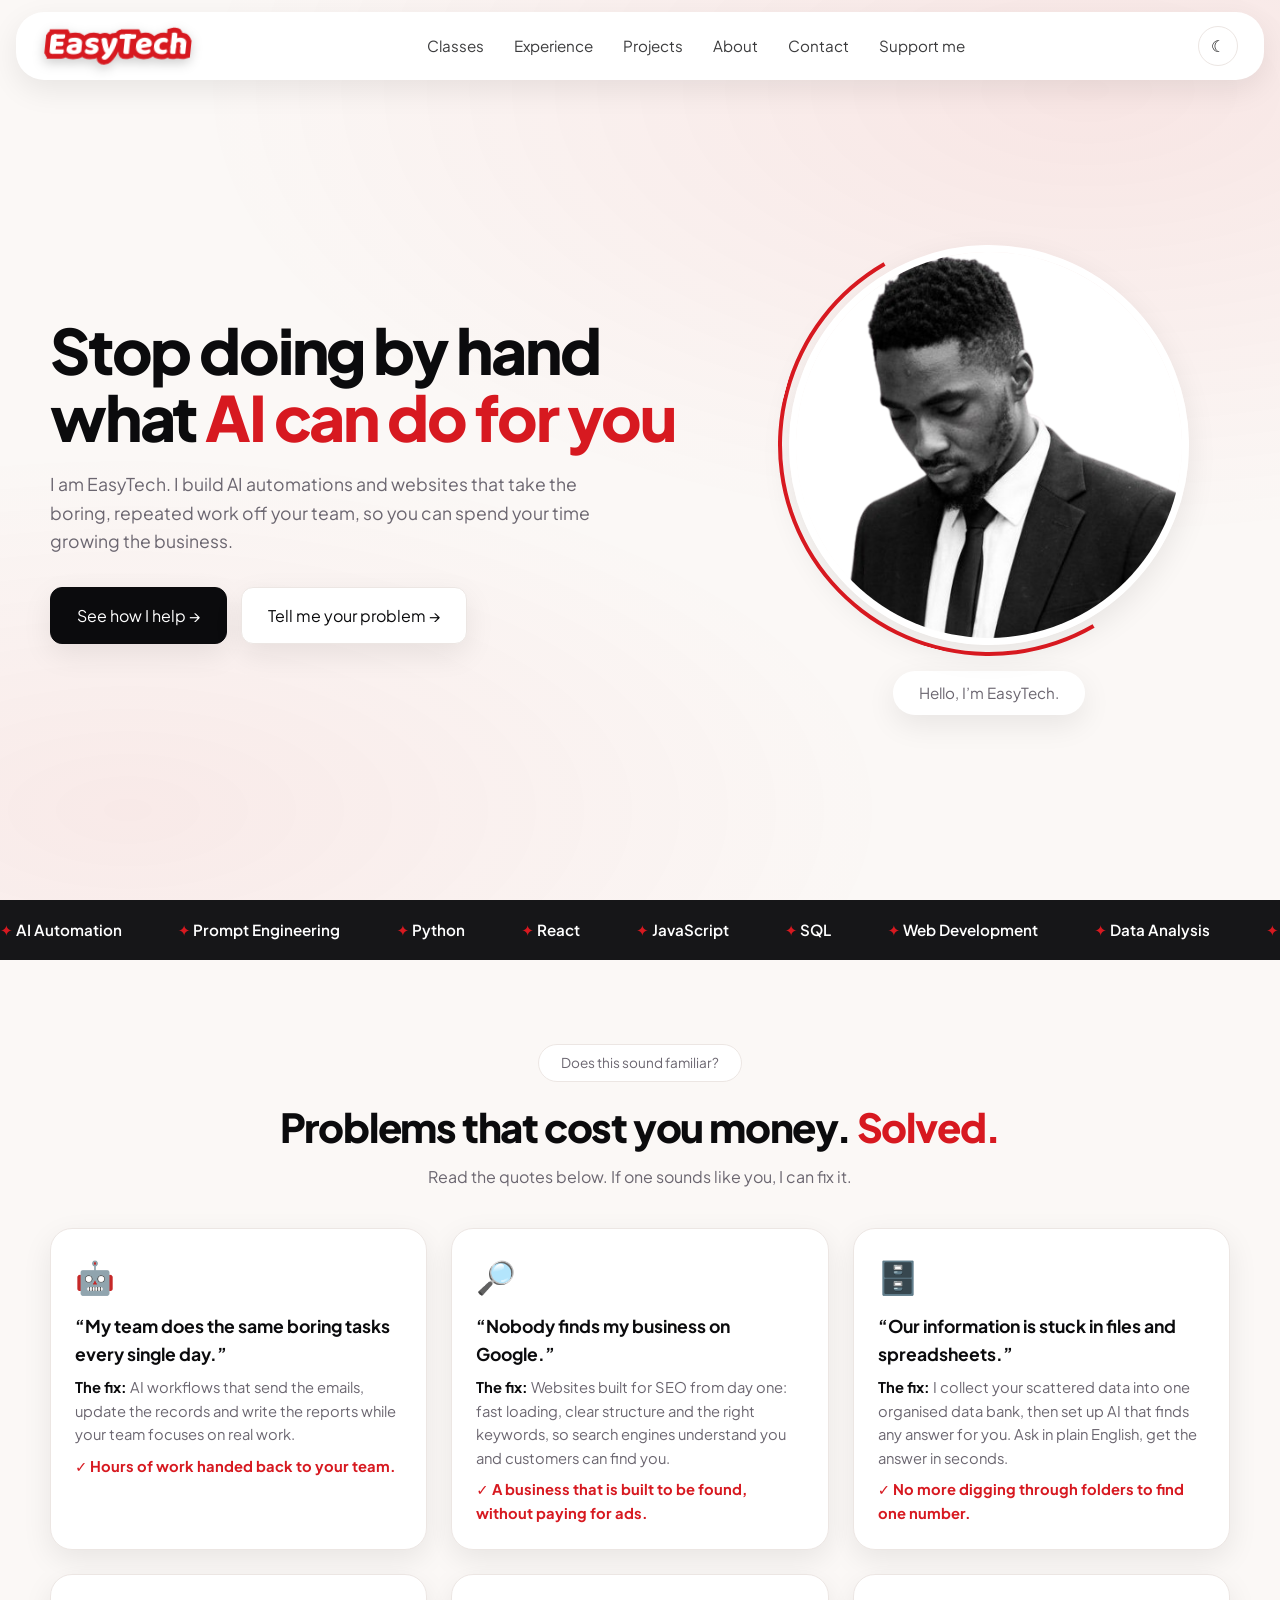
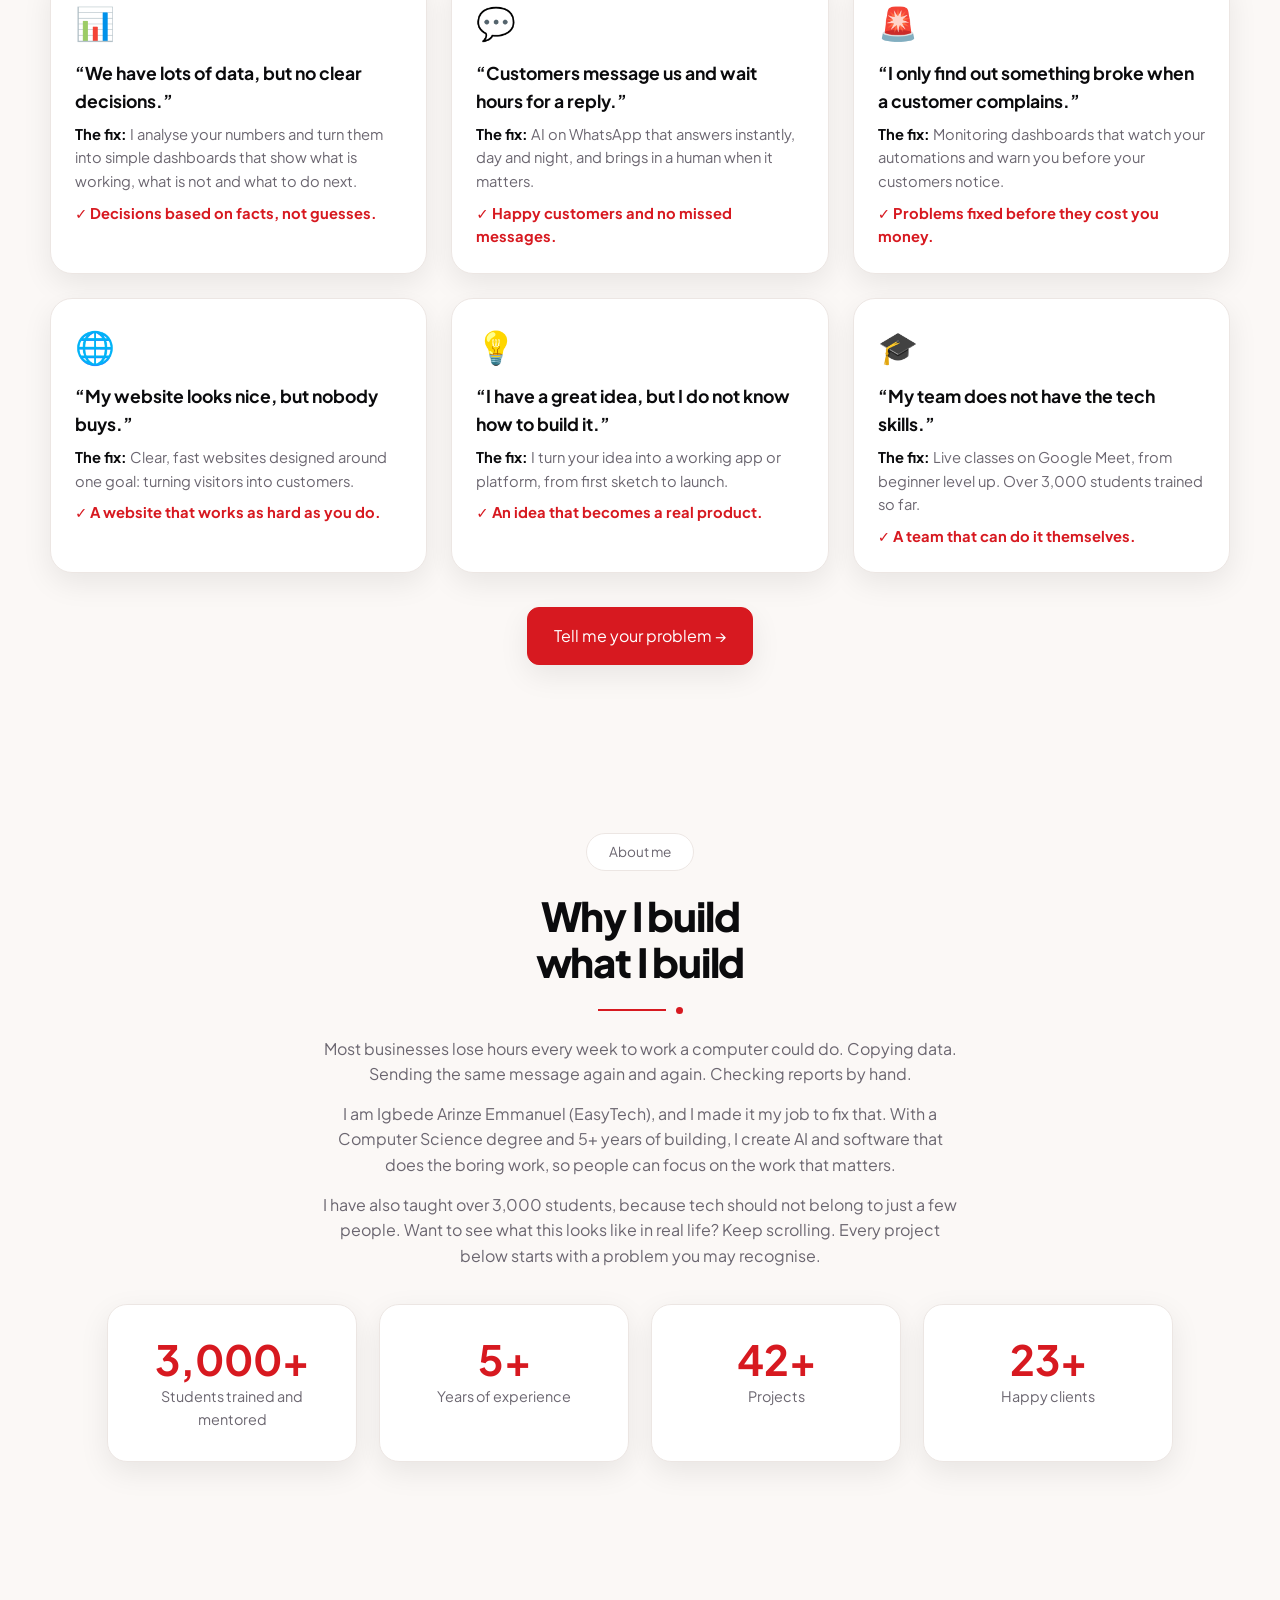
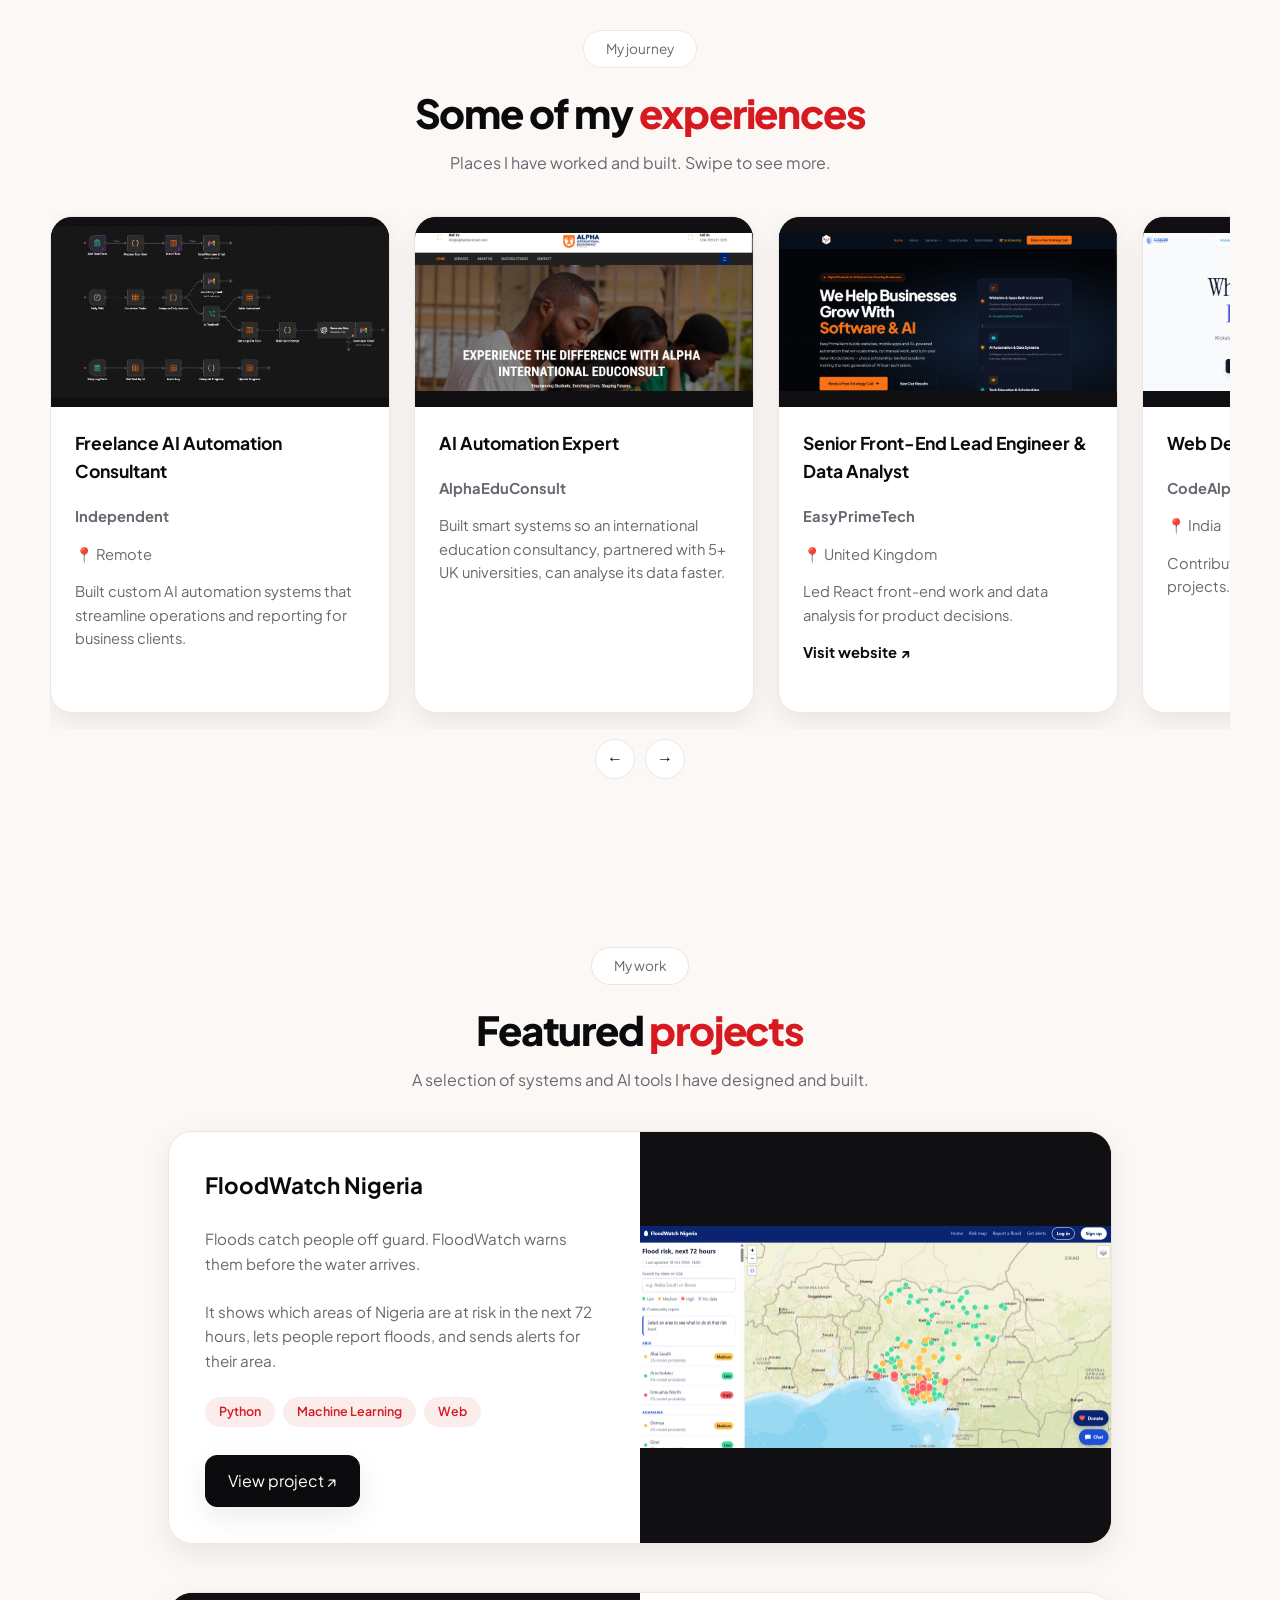
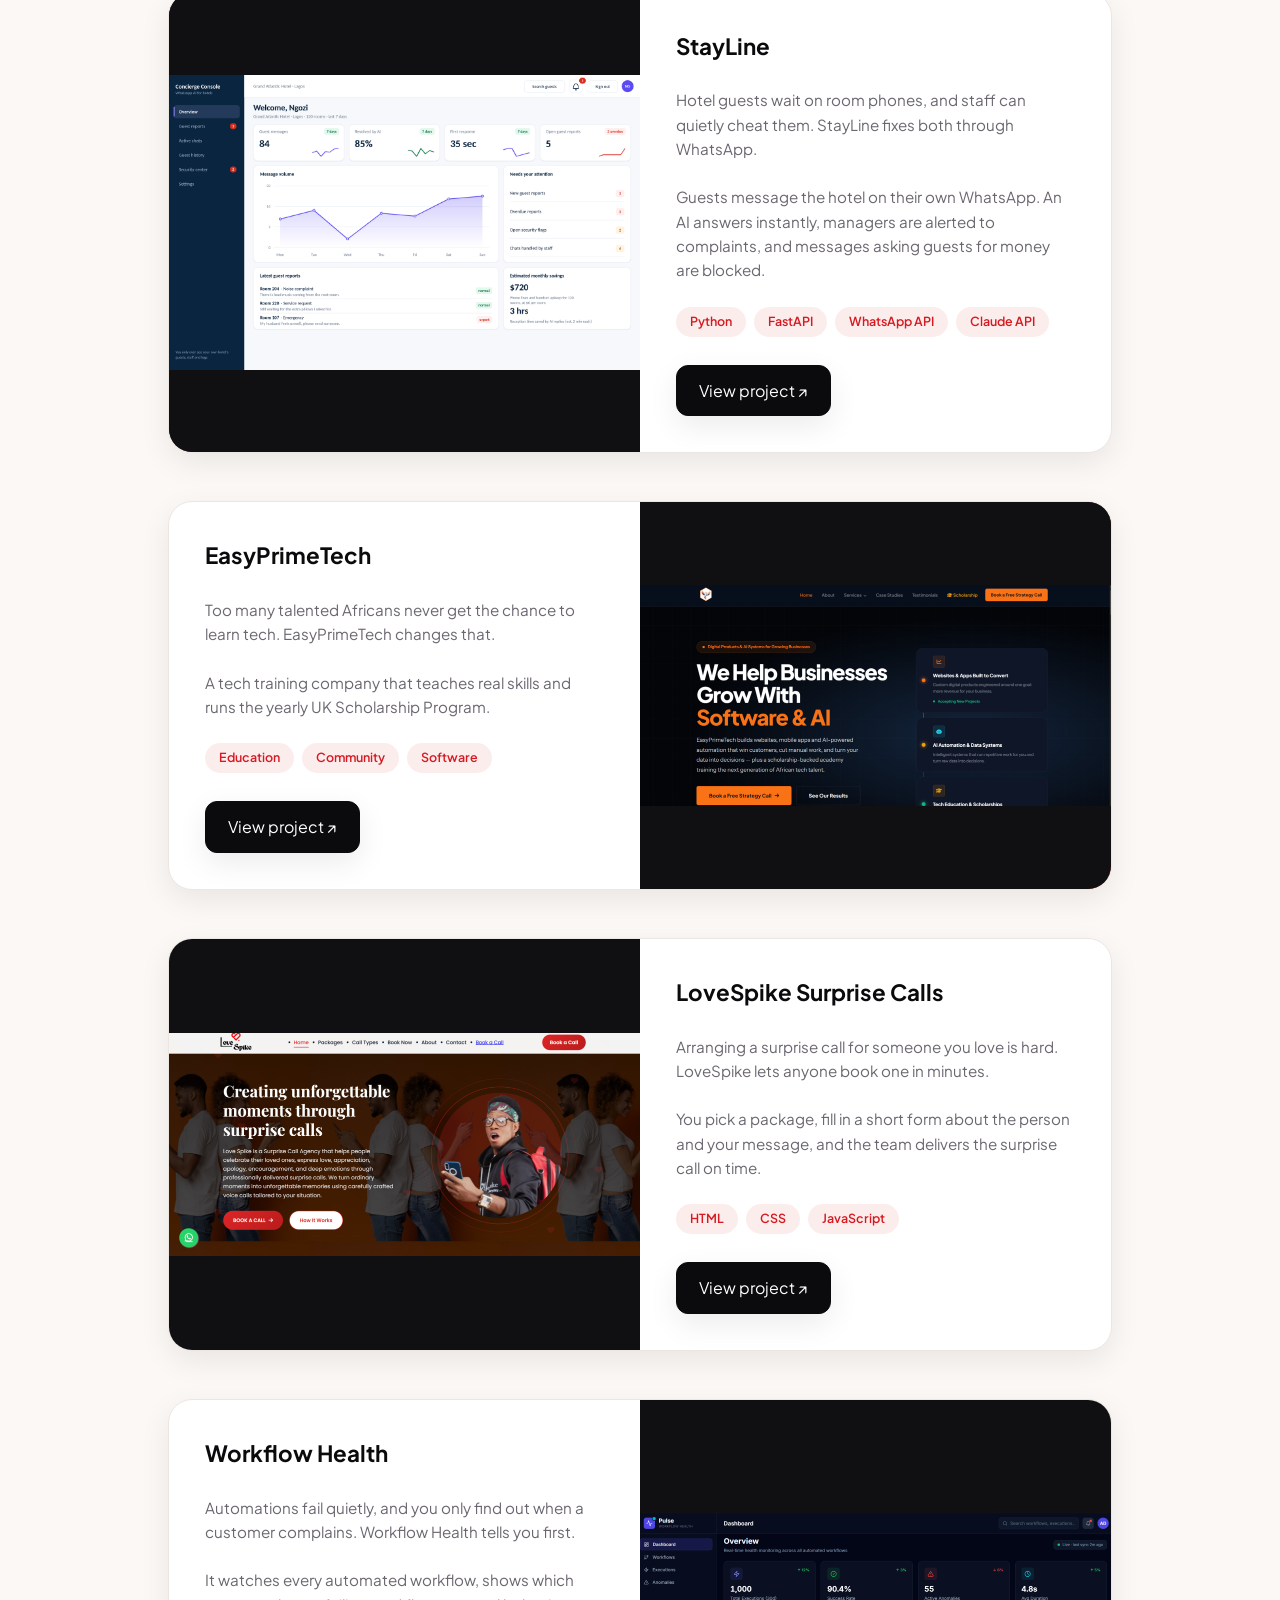
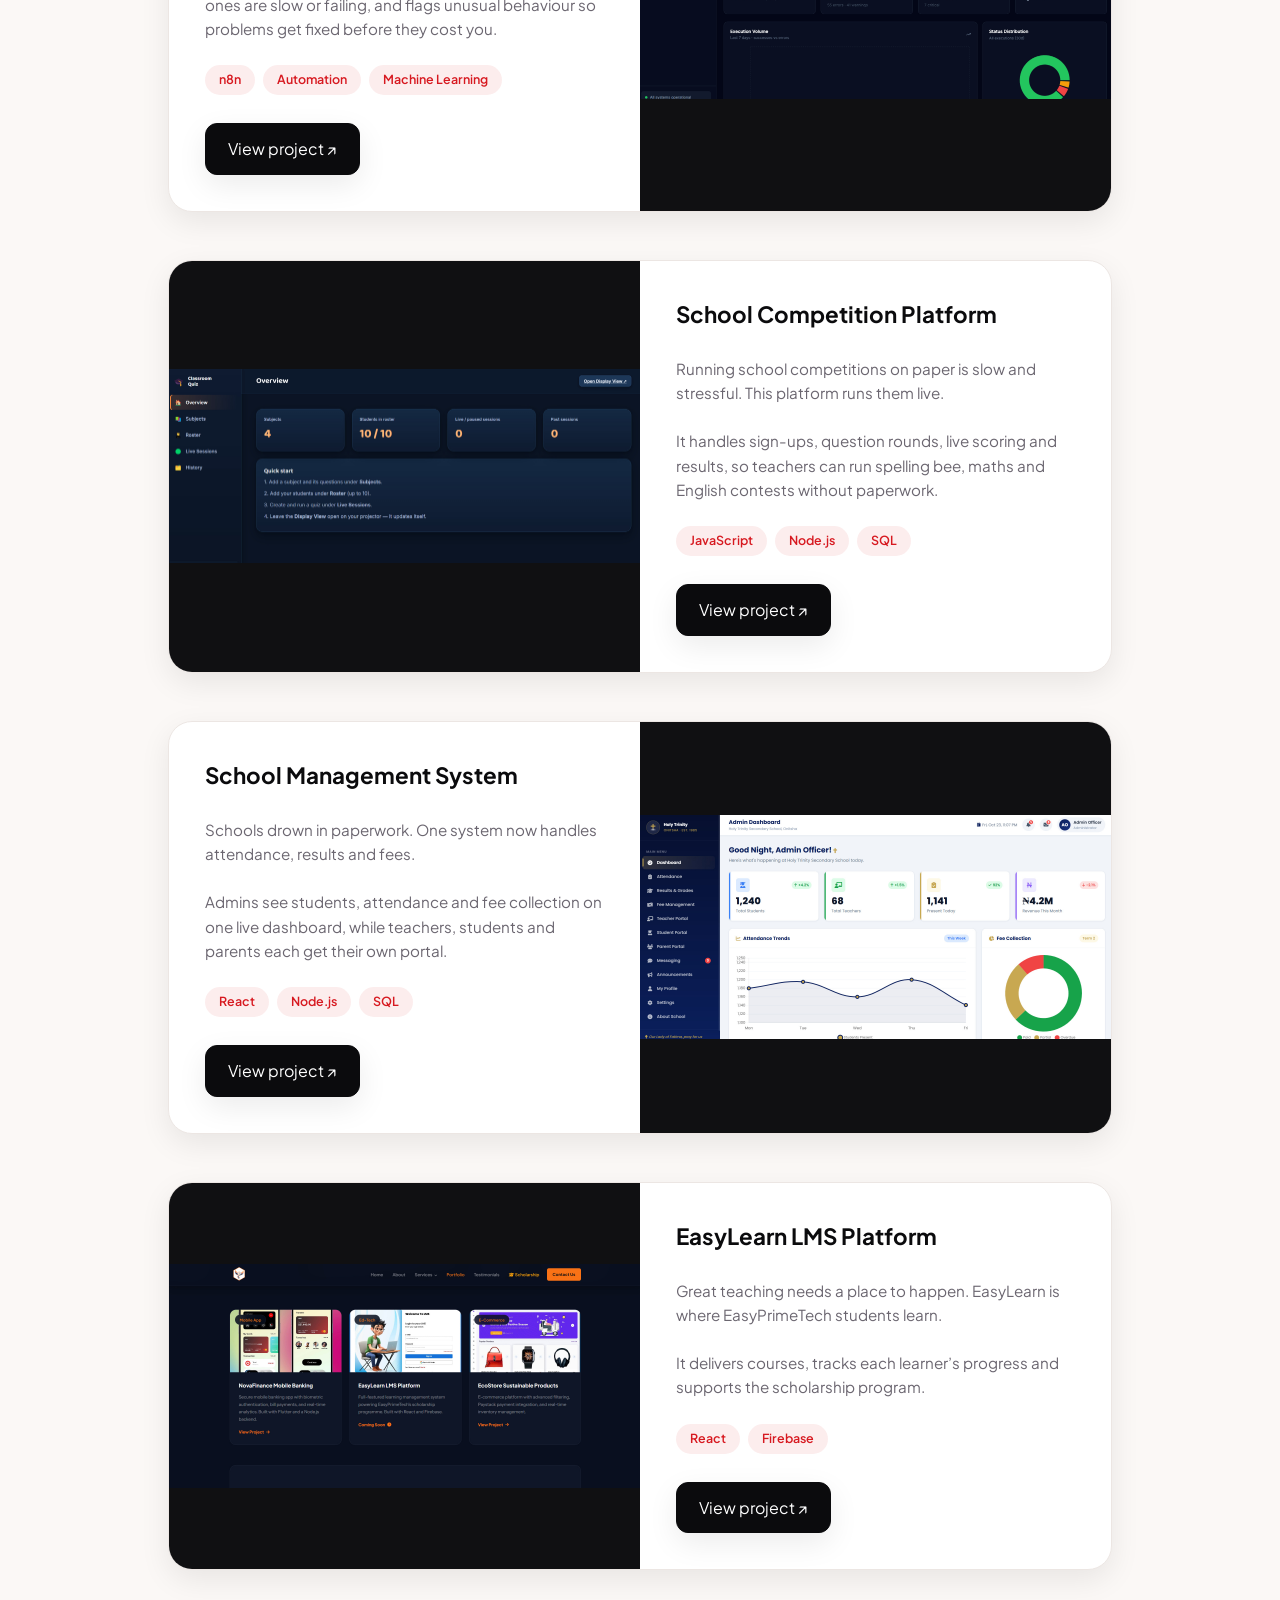
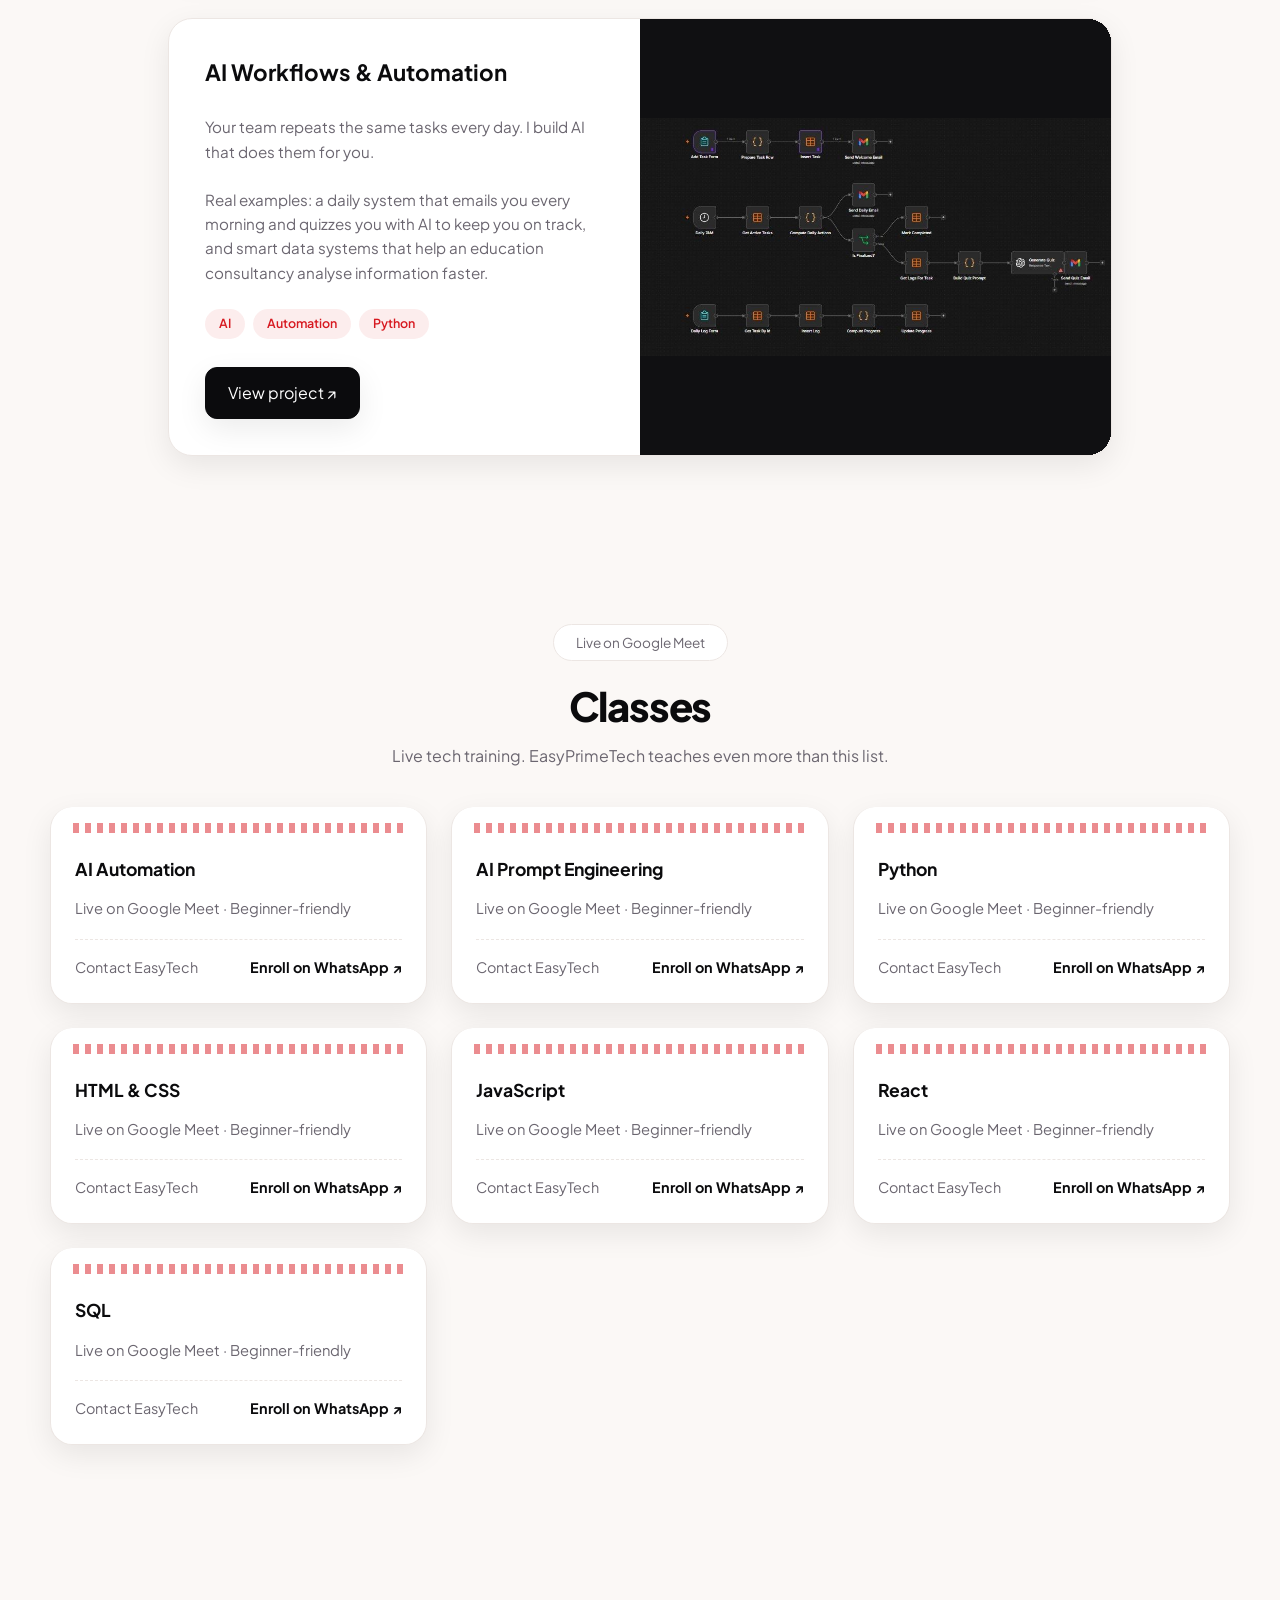
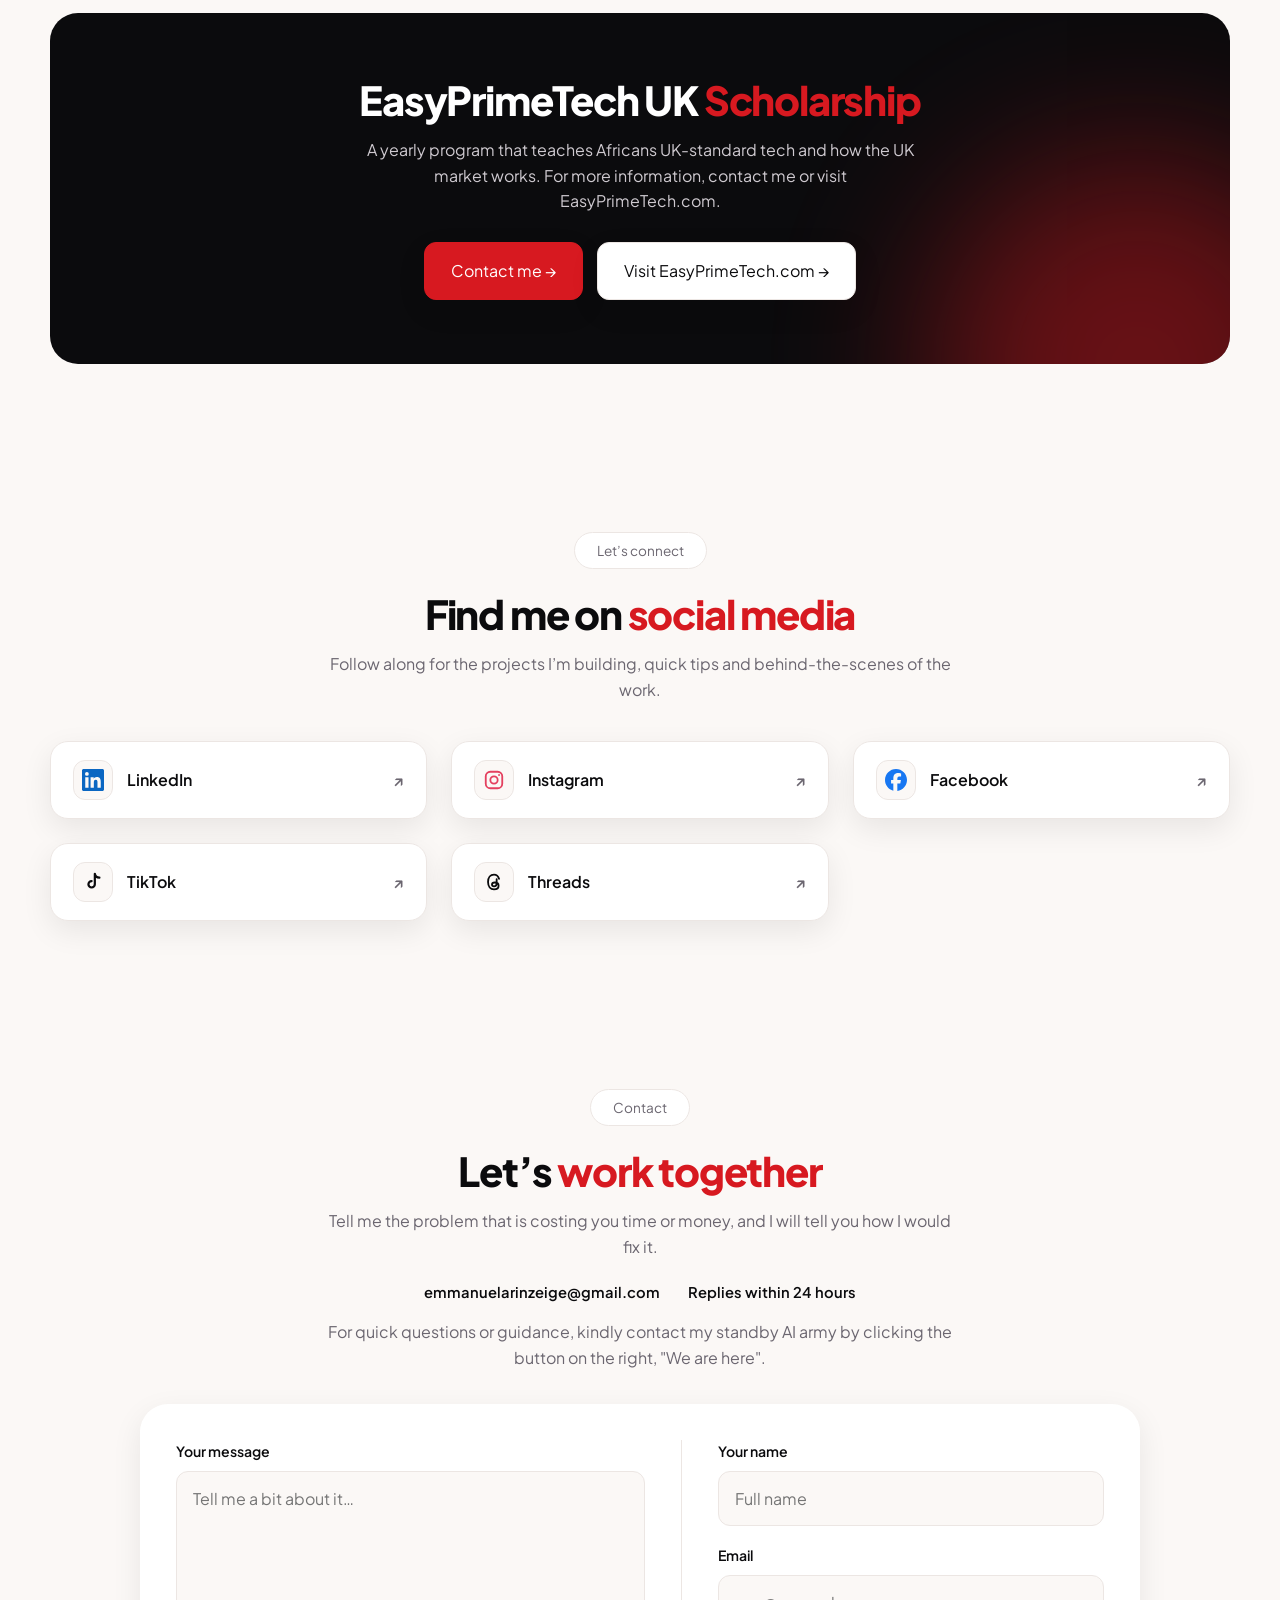
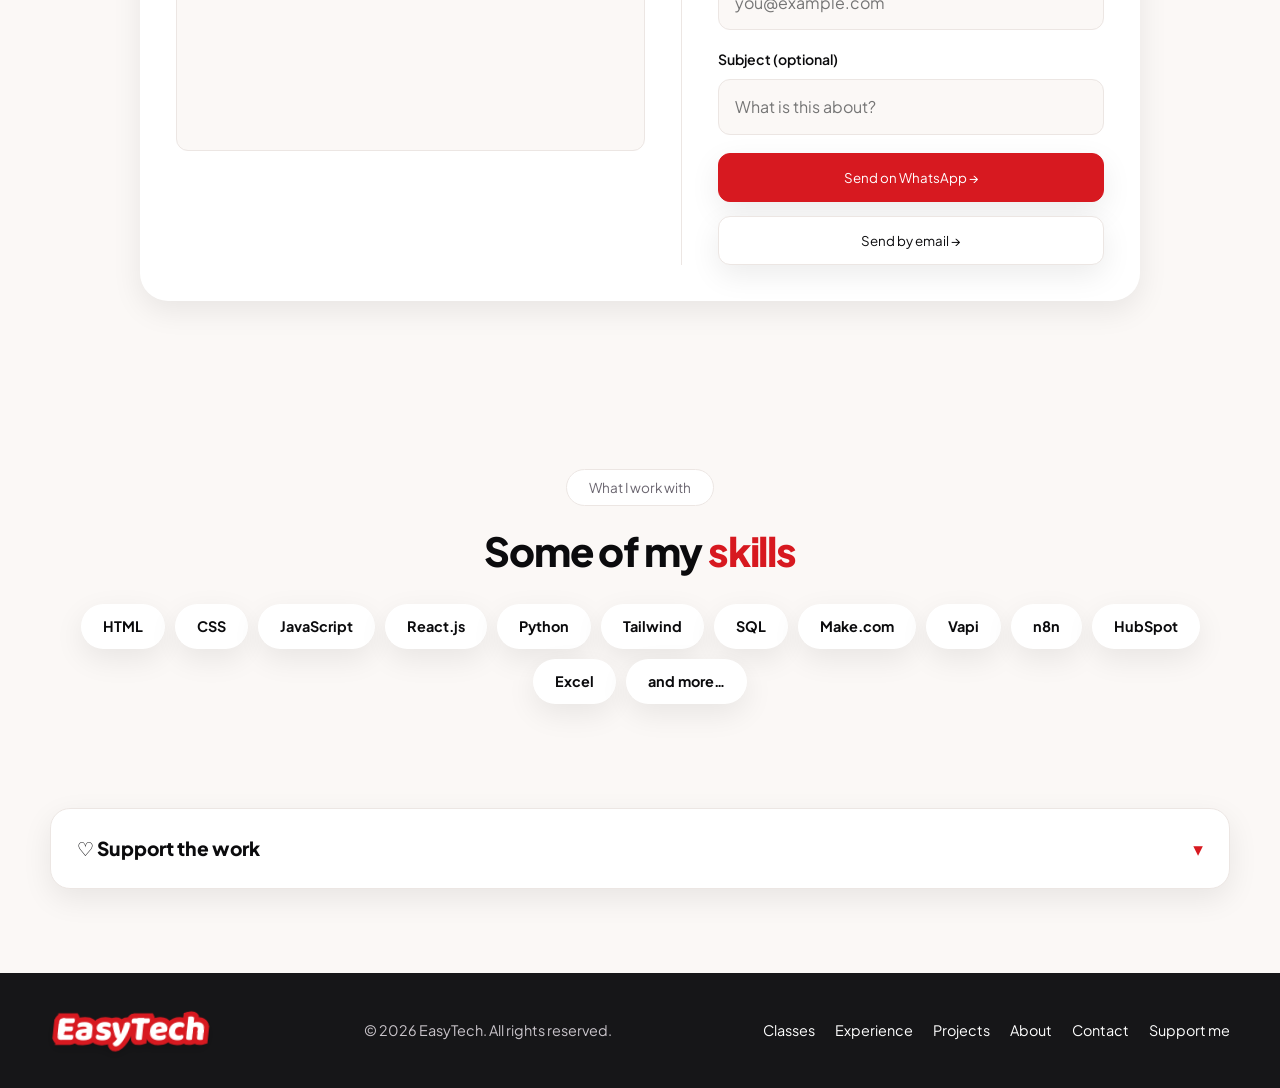
<file: index.html>
<!DOCTYPE html>
<html lang="en" data-theme="light">

<head>
    <meta charset="utf-8">
    <meta name="viewport" content="width=device-width,initial-scale=1">
    <title>EasyTech | AI Automation for Businesses</title>
    <meta name="description"
        content="EasyTech: software developer and educator with a strong focus on AI/business automation and website development.">
    <link
        href="https://fonts.googleapis.com/css2?family=Plus+Jakarta+Sans:wght@400;600;700;800&family=Baloo+2:wght@800&display=swap"
        rel="stylesheet">
    <link rel="stylesheet" href="styles.css">
</head>

<body>
    <header class="hero">
        <div class="w">
            <div class="hl">
                <h1>Stop doing by hand what <em>AI can do for you</em></h1>
                <p class="mu">I am EasyTech. I build AI automations and websites that take the boring, repeated work off
                    your team, so you can spend your time growing the business.</p>
                <div class="row"><a class="btn p" href="#problems">See how I help →</a><a class="btn"
                        href="#contact">Tell me your problem →</a></div>
            </div>
            <div class="hr">
                <div class="ph">
                    <div>ET<img id="hp" alt="EasyTech"></div>
                </div><span class="hi">Hello, I’m EasyTech.</span>
            </div>
        </div>
    </header>
    <div class="tick">
        <div id="px"></div>
    </div>
    <section id="problems">
        <div class="w ctr"><span class="pill">Does this sound familiar?</span>
            <h2>Problems that cost you money. <em>Solved.</em></h2>
            <p class="mu" style="margin-bottom:38px">Read the quotes below. If one sounds like you, I can fix it.</p>
            <div class="grid g3" id="prob" style="text-align:left">
                <div class="card rv">
                    <div class="cb">
                        <div class="ico">🤖</div>
                        <h3>“My team does the same boring tasks every single day.”</h3>
                        <p><b>The fix:</b> AI workflows that send the emails, update the records and write the reports
                            while your team focuses on real work.</p>
                        <p class="gain">✓ Hours of work handed back to your team.</p>
                    </div>
                </div>
                <div class="card rv">
                    <div class="cb">
                        <div class="ico">🔎</div>
                        <h3>“Nobody finds my business on Google.”</h3>
                        <p><b>The fix:</b> Websites built for SEO from day one: fast loading, clear structure and the
                            right keywords, so search engines understand you and customers can find you.</p>
                        <p class="gain">✓ A business that is built to be found, without paying for ads.</p>
                    </div>
                </div>
                <div class="card rv">
                    <div class="cb">
                        <div class="ico">🗄️</div>
                        <h3>“Our information is stuck in files and spreadsheets.”</h3>
                        <p><b>The fix:</b> I collect your scattered data into one organised data bank, then set up AI
                            that finds any answer for you. Ask in plain English, get the answer in seconds.</p>
                        <p class="gain">✓ No more digging through folders to find one number.</p>
                    </div>
                </div>
                <div class="card rv">
                    <div class="cb">
                        <div class="ico">📊</div>
                        <h3>“We have lots of data, but no clear decisions.”</h3>
                        <p><b>The fix:</b> I analyse your numbers and turn them into simple dashboards that show what is
                            working, what is not and what to do next.</p>
                        <p class="gain">✓ Decisions based on facts, not guesses.</p>
                    </div>
                </div>
                <div class="card rv">
                    <div class="cb">
                        <div class="ico">💬</div>
                        <h3>“Customers message us and wait hours for a reply.”</h3>
                        <p><b>The fix:</b> AI on WhatsApp that answers instantly, day and night, and brings in a human
                            when it matters.</p>
                        <p class="gain">✓ Happy customers and no missed messages.</p>
                    </div>
                </div>
                <div class="card rv">
                    <div class="cb">
                        <div class="ico">🚨</div>
                        <h3>“I only find out something broke when a customer complains.”</h3>
                        <p><b>The fix:</b> Monitoring dashboards that watch your automations and warn you before your
                            customers notice.</p>
                        <p class="gain">✓ Problems fixed before they cost you money.</p>
                    </div>
                </div>
                <div class="card rv">
                    <div class="cb">
                        <div class="ico">🌐</div>
                        <h3>“My website looks nice, but nobody buys.”</h3>
                        <p><b>The fix:</b> Clear, fast websites designed around one goal: turning visitors into
                            customers.</p>
                        <p class="gain">✓ A website that works as hard as you do.</p>
                    </div>
                </div>
                <div class="card rv">
                    <div class="cb">
                        <div class="ico">💡</div>
                        <h3>“I have a great idea, but I do not know how to build it.”</h3>
                        <p><b>The fix:</b> I turn your idea into a working app or platform, from first sketch to launch.
                        </p>
                        <p class="gain">✓ An idea that becomes a real product.</p>
                    </div>
                </div>
                <div class="card rv">
                    <div class="cb">
                        <div class="ico">🎓</div>
                        <h3>“My team does not have the tech skills.”</h3>
                        <p><b>The fix:</b> Live classes on Google Meet, from beginner level up. Over 3,000 students
                            trained so far.</p>
                        <p class="gain">✓ A team that can do it themselves.</p>
                    </div>
                </div>
            </div>
            <p style="margin-top:34px"><a class="btn r" href="#contact">Tell me your problem →</a></p>
        </div>
    </section>
    <section id="about">
        <div class="w ctr rv"><span class="pill">About me</span>
            <h2>Why I build<br>what I build</h2>
            <div class="dv"></div>
            <p class="mu">Most businesses lose hours every week to work a computer could do. Copying data. Sending the
                same message again and again. Checking reports by hand.</p>
            <p class="mu">I am Igbede Arinze Emmanuel (EasyTech), and I made it my job to fix that. With a Computer
                Science degree and 5+ years of building, I create AI and software that does the boring work, so people
                can focus on the work that matters.</p>
            <p class="mu">I have also taught over 3,000 students, because tech should not belong to just a few people.
                Want to see what this looks like in real life? Keep scrolling. Every project below starts with a problem
                you may recognise.</p>
            <div class="sts">
                <div><b data-n="3000">0</b>Students trained and mentored</div>
                <div><b data-n="5">0</b>Years of experience</div>
                <div><b data-n="42">0</b>Projects</div>
                <div><b data-n="23">0</b>Happy clients</div>
            </div>
        </div>
    </section>
    <section id="experience">
        <div class="w ctr"><span class="pill">My journey</span>
            <h2>Some of my <em>experiences</em></h2>
            <p class="mu" style="margin-bottom:34px">Places I have worked and built. Swipe to see more.</p>
            <div class="sl" id="exps" style="text-align:left"></div>
            <div class="arr"><button class="ib" id="prev" aria-label="Previous">←</button><button class="ib" id="next"
                    aria-label="Next">→</button></div>
        </div>
    </section>
    <section id="projects">
        <div class="w ctr"><span class="pill">My work</span>
            <h2>Featured <em>projects</em></h2>
            <p class="mu" style="margin-bottom:38px">A selection of systems and AI tools I have designed and built.</p>
            <div class="plist" id="plist" style="text-align:left"></div>
        </div>
    </section>
    <section id="classes">
        <div class="w ctr"><span class="pill">Live on Google Meet</span>
            <h2>Classes</h2>
            <p class="mu" style="margin-bottom:38px">Live tech training. EasyPrimeTech teaches even more than this list.
            </p>
            <div class="grid g3" id="cls" style="text-align:left"></div>
        </div>
    </section>
    <section id="scholarship">
        <div class="w">
            <div class="sch rv">
                <h2>EasyPrimeTech UK <em>Scholarship</em></h2>
                <p>A yearly program that teaches Africans UK-standard tech and how the UK market works. For more
                    information, contact me or visit EasyPrimeTech.com.</p>
                <div class="row"><a class="btn r" target="_blank" rel="noopener"
                        href="https://wa.me/2348141267743?text=Hello%20EasyTech%2C%20I%20want%20to%20know%20more%20about%20the%20UK%20Scholarship.">Contact
                        me →</a><a class="btn" target="_blank" rel="noopener" href="https://easyprimetech.com">Visit
                        EasyPrimeTech.com →</a></div>
            </div>
        </div>
    </section>
    <section>
        <div class="w ctr"><span class="pill">Let’s connect</span>
            <h2>Find me on <em>social media</em></h2>
            <p class="mu" style="margin-bottom:38px">Follow along for the projects I’m building, quick tips and
                behind-the-scenes of the work.</p>
            <div class="grid soc" id="soc" style="text-align:left"></div>
        </div>
    </section>
    <section id="contact">
        <div class="w ctr"><span class="pill">Contact</span>
            <h2>Let’s <em>work together</em></h2>
            <p class="mu">Tell me the problem that is costing you time or money, and I will tell you how I would fix it.
            </p>
            <div class="ci"><span>emmanuelarinzeige@gmail.com</span><span>Replies within 24 hours</span></div>
            <p class="mu" style="margin-top:14px">For quick questions or guidance, kindly contact my standby AI army by
                clicking the button on the right, "We are here".</p>
            <form class="cm">
                <div><label for="fm">Your message</label><textarea id="fm" maxlength="5000"
                        placeholder="Tell me a bit about it…"></textarea></div>
                <div><label for="fn">Your name</label><input id="fn" placeholder="Full name"><label
                        for="fe">Email</label><input id="fe" type="email" placeholder="you@example.com"><label
                        for="fs">Subject (optional)</label><input id="fs" placeholder="What is this about?">
                    <div class="row"><button class="btn r" id="sendwa" style="width:100%;justify-content:center">Send on
                            WhatsApp →</button><button class="btn" id="sendml"
                            style="width:100%;justify-content:center">Send by email →</button></div>
                </div>
            </form>
        </div>
    </section>
    <section id="skills">
        <div class="w ctr"><span class="pill">What I work with</span>
            <h2>Some of my <em>skills</em></h2>
            <div class="chips sk"><span class="chip">HTML</span><span class="chip">CSS</span><span
                    class="chip">JavaScript</span><span class="chip">React.js</span><span
                    class="chip">Python</span><span class="chip">Tailwind</span><span class="chip">SQL</span><span
                    class="chip">Make.com</span><span class="chip">Vapi</span><span class="chip">n8n</span><span
                    class="chip">HubSpot</span><span class="chip">Excel</span><span class="chip">and more…</span></div>
        </div>
    </section>
    <section id="support" style="padding-top:20px">
        <div class="w">
            <details class="dd" id="sd">
                <summary>♡ Support the work</summary>
                <p class="mu">If you want to support my work or the scholarship program, chip in whatever you like.</p>
                <div class="chips" id="sup"></div>
            </details>
        </div>
    </section>
    <script src="script.js"></script><!--Start of Tawk.to Script-->
    <script type="text/javascript">
        var Tawk_API = Tawk_API || {}, Tawk_LoadStart = new Date();
        (function () {
            var s1 = document.createElement("script"), s0 = document.getElementsByTagName("script")[0];
            s1.async = true;
            s1.src = 'https://embed.tawk.to/6adc4ad046b5753470227227/1k5m88gdh';
            s1.charset = 'UTF-8';
            s1.setAttribute('crossorigin', '*');
            s0.parentNode.insertBefore(s1, s0);
        })();
    </script>
    <!--End of Tawk.to Script-->
</body>

</html>
</file>
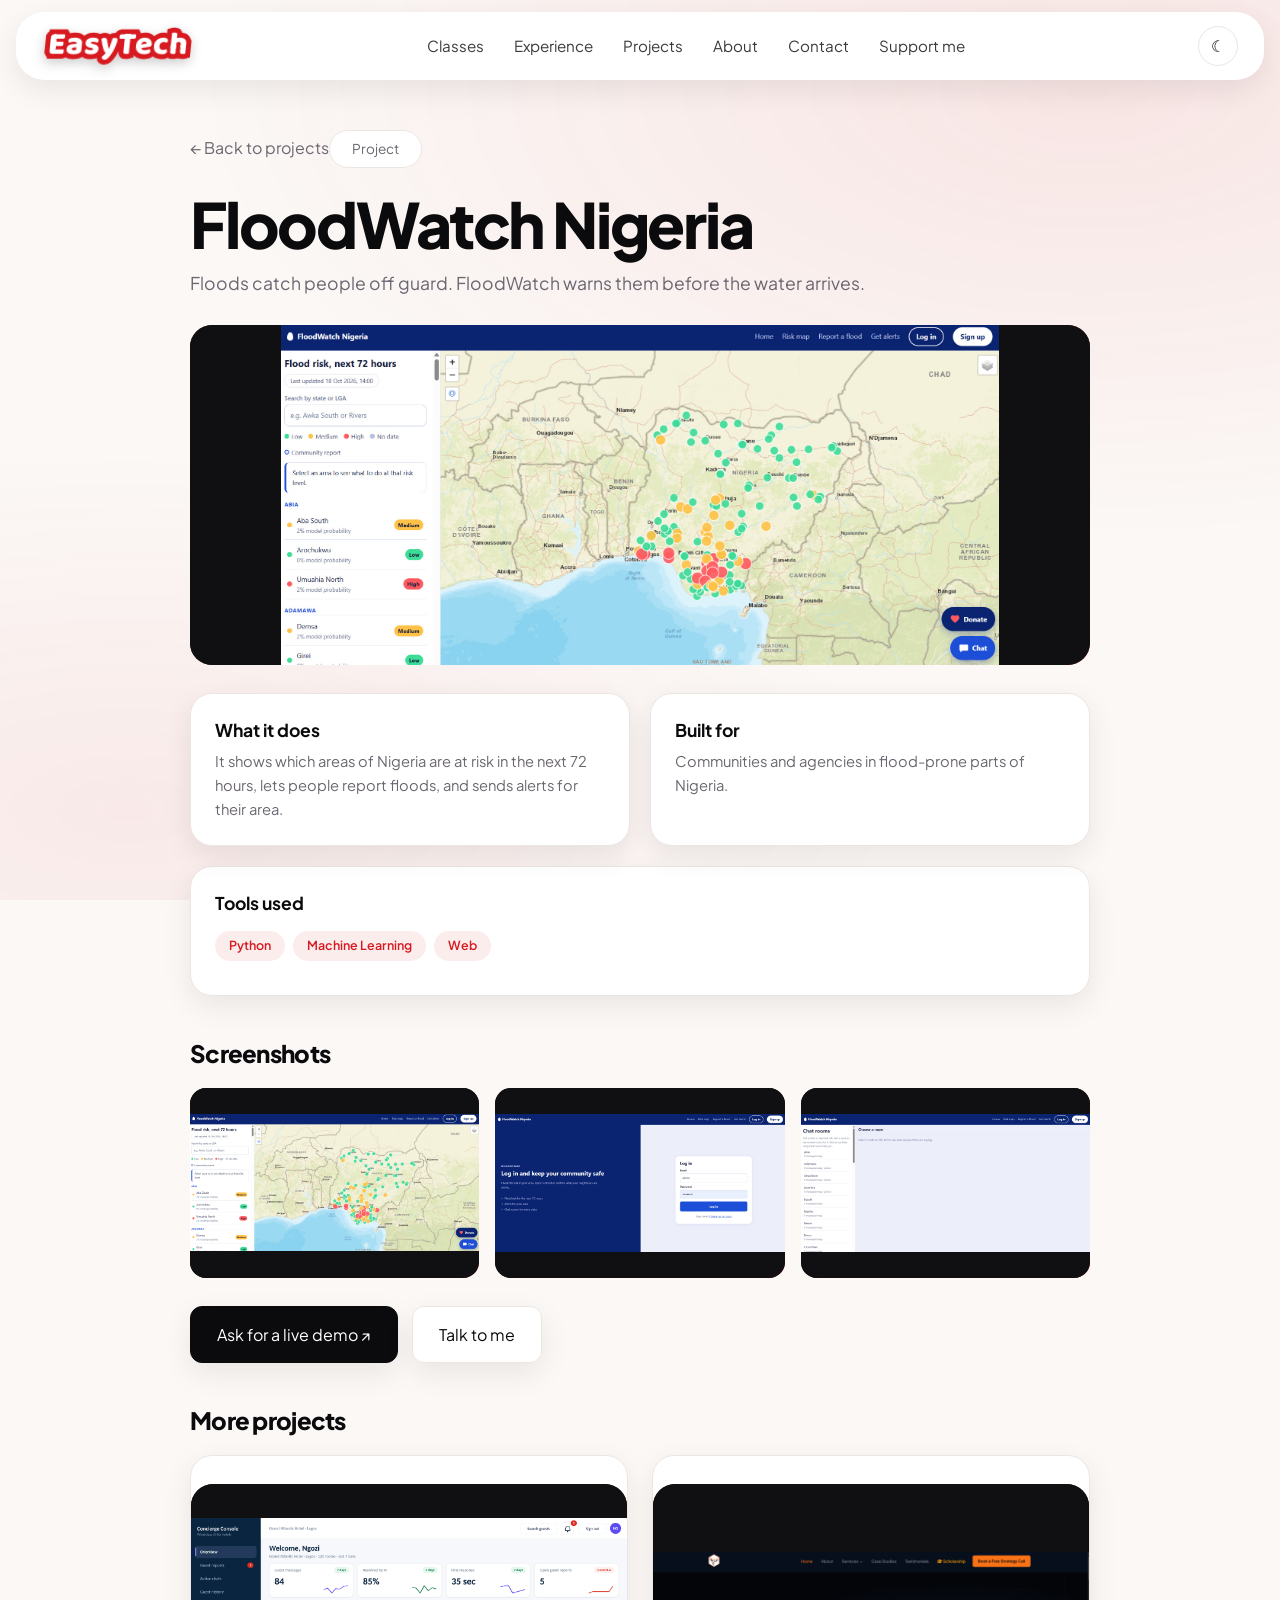
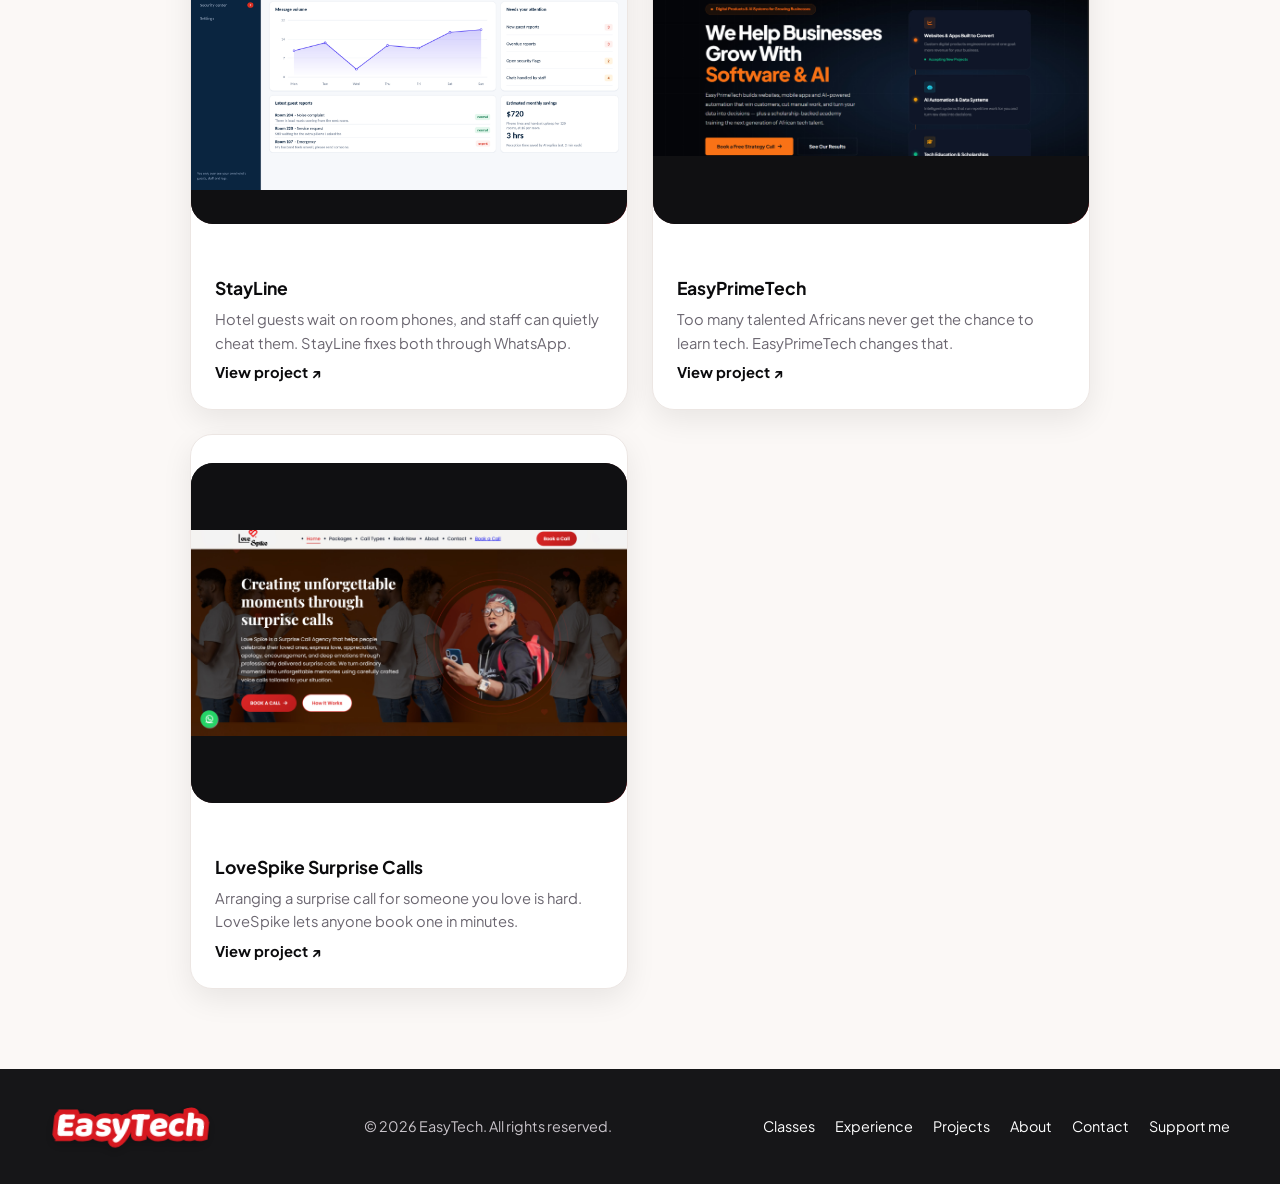
<file: project.html>
<!DOCTYPE html>
<html lang="en" data-theme="light">

<head>
    <meta charset="utf-8">
    <meta name="viewport" content="width=device-width,initial-scale=1">
    <title>Project | EasyTech</title>
    <link
        href="https://fonts.googleapis.com/css2?family=Plus+Jakarta+Sans:wght@400;600;700;800&family=Baloo+2:wght@800&display=swap"
        rel="stylesheet">
    <link rel="stylesheet" href="styles.css">
</head>
<!--Start of Tawk.to Script-->
<script type="text/javascript">
var Tawk_API=Tawk_API||{}, Tawk_LoadStart=new Date();
(function(){
var s1=document.createElement("script"),s0=document.getElementsByTagName("script")[0];
s1.async=true;
s1.src='https://embed.tawk.to/6adc4ad046b5753470227227/1k5m88gdh';
s1.charset='UTF-8';
s1.setAttribute('crossorigin','*');
s0.parentNode.insertBefore(s1,s0);
})();
</script>
<!--End of Tawk.to Script-->
<body>
    <main class="w pg" id="pd"></main>
    <script src="script.js"></script>
</body>

</html>
</file>
<file: styles.css>
:root {
    --bg: #fbf8f6;
    --sf: #fff;
    --tx: #0b0b0d;
    --mu: #6b6670;
    --ac: #d71920;
    --ln: #ece6e3;
    --bk: #0b0b0d;
    --sh: 0 10px 30px #0b0b0d14;
    color-scheme: light
}

[data-theme=dark] {
    --bg: #0b0b0d;
    --sf: #161618;
    --tx: #fff;
    --mu: #a9a4ab;
    --ac: #ff3b3f;
    --ln: #2a2a2d;
    --bk: #000;
    --sh: 0 10px 30px #0008;
    color-scheme: dark
}

* {
    box-sizing: border-box;
    margin: 0
}

html {
    scroll-behavior: smooth;
    scroll-padding-top: 100px
}

body {
    font-family: 'Plus Jakarta Sans', system-ui, sans-serif;
    background: var(--bg);
    color: var(--tx);
    line-height: 1.6;
    overflow-x: hidden;
    transition: background .3s
}

body:before {
    content: "";
    position: fixed;
    inset: 0;
    z-index: -1;
    background: radial-gradient(70% 50% at 85% 10%, #d7192015, transparent), radial-gradient(60% 40% at 10% 90%, #d7192010, transparent)
}

a {
    color: inherit;
    text-decoration: none
}

img {
    max-width: 100%
}

.w {
    width: min(1180px, calc(100% - 48px));
    margin-inline: auto
}

section {
    padding: 84px 0
}

h1 {
    font-size: clamp(2.2rem, 5.4vw, 3.9rem);
    line-height: 1.08;
    letter-spacing: -.035em;
    font-weight: 800
}

h2 {
    font-size: clamp(1.7rem, 3.6vw, 2.5rem);
    letter-spacing: -.03em;
    font-weight: 800;
    line-height: 1.15
}

h2 em,
h1 em {
    font-style: normal;
    color: var(--ac)
}

.mu {
    color: var(--mu)
}

.ctr {
    text-align: center
}

.ctr p {
    max-width: 640px;
    margin: 14px auto 0
}

.pill {
    display: inline-block;
    padding: 7px 22px;
    border-radius: 99px;
    border: 1px solid var(--ln);
    background: var(--sf);
    font-size: .85rem;
    color: var(--mu);
    margin-bottom: 22px
}

.dv {
    display: flex;
    align-items: center;
    justify-content: center;
    gap: 10px;
    margin: 22px 0
}

.dv:before {
    content: "";
    width: 68px;
    height: 2px;
    background: var(--ac)
}

.dv:after {
    content: "";
    width: 7px;
    height: 7px;
    border-radius: 50%;
    background: var(--ac)
}

.btn {
    display: inline-flex;
    gap: 10px;
    align-items: center;
    padding: 15px 26px;
    border-radius: 12px;
    border: 1px solid var(--ln);
    background: var(--sf);
    font: 700 .92rem inherit;
    font-family: inherit;
    color: var(--tx);
    cursor: pointer;
    box-shadow: var(--sh);
    transition: .2s
}

.btn.p {
    background: var(--bk);
    border-color: var(--bk);
    color: #fff
}

.btn.r {
    background: var(--ac);
    border-color: var(--ac);
    color: #fff
}

.btn:hover {
    transform: translateY(-2px)
}

:focus-visible {
    outline: 2px solid var(--ac);
    outline-offset: 3px
}

nav {
    position: fixed;
    top: 12px;
    left: 0;
    right: 0;
    margin: auto;
    width: min(1600px, calc(100% - 32px));
    z-index: 50;
    display: flex;
    align-items: center;
    justify-content: space-between;
    padding: 14px 26px;
    border-radius: 28px;
    background: var(--sf);
    box-shadow: var(--sh)
}

.brand {
    display: flex;
    align-items: center;
    gap: 10px;
    font-weight: 700;
    font-size: 1.1rem
}

.lg {
    width: 62px;
    height: 44px;
    color: var(--tx)
}

.lg .a {
    fill: var(--ac);
    stroke: var(--ac)
}

.links {
    display: flex;
    gap: 30px;
    font-size: .95rem;
    color: var(--tx)
}

.links a {
    opacity: .8
}

.links a:hover {
    opacity: 1;
    color: var(--ac)
}

.ctl {
    display: flex;
    gap: 8px;
    align-items: center
}

.ib {
    width: 40px;
    height: 40px;
    border-radius: 50%;
    border: 1px solid var(--ln);
    background: var(--sf);
    color: var(--tx);
    cursor: pointer;
    font-size: 1rem
}

#menu {
    display: none
}

.hero {
    min-height: 100vh;
    display: flex;
    align-items: center;
    padding: 120px 0 60px
}

.hero .w {
    display: grid;
    grid-template-columns: 1.15fr .85fr;
    gap: 48px;
    align-items: center
}

.hero p {
    margin: 20px 0 32px;
    max-width: 540px;
    font-size: 1.1rem
}

.row {
    display: flex;
    gap: 14px;
    flex-wrap: wrap
}

.hl {
    animation: up .9s both
}

@keyframes up {
    from {
        opacity: 0;
        transform: translateY(30px)
    }
}

.ph {
    position: relative;
    width: min(400px, 84%);
    aspect-ratio: 1;
    margin: auto;
    border-radius: 50%;
    border: 7px solid var(--sf);
    box-shadow: var(--sh);
    animation: up 1s .2s both
}

.ph:after {
    content: "";
    position: absolute;
    inset: -18px;
    border-radius: 50%;
    border: 4px solid transparent;
    border-left-color: var(--ac);
    border-bottom-color: var(--ac);
    transform: rotate(15deg);
    animation: rot 6s ease-in-out infinite alternate
}

@keyframes rot {
    to {
        transform: rotate(40deg)
    }
}

.ph>div {
    width: 100%;
    height: 100%;
    border-radius: 50%;
    background: var(--sf);
    display: grid;
    place-items: center;
    font-size: 5rem;
    font-weight: 800;
    color: var(--ac);
    overflow: hidden;
    position: relative
}

.ph img {
    position: absolute;
    inset: 0;
    width: 100%;
    height: 100%;
    object-fit: cover
}

.hi {
    display: block;
    width: max-content;
    margin: 26px auto 0;
    padding: 10px 26px;
    border-radius: 99px;
    background: var(--sf);
    box-shadow: var(--sh);
    font-size: .95rem;
    color: var(--mu)
}

.tick {
    background: #161618;
    color: #fff;
    overflow: hidden;
    padding: 18px 0;
    font-size: .95rem;
    font-weight: 600
}

.tick div {
    display: flex;
    gap: 56px;
    width: max-content;
    animation: mq 32s linear infinite
}

.tick span:before {
    content: "✦ ";
    color: var(--ac)
}

@keyframes mq {
    to {
        transform: translateX(-50%)
    }
}

.sts {
    display: flex;
    gap: 22px;
    justify-content: center;
    margin-top: 36px;
    flex-wrap: wrap
}

.sts div {
    width: min(250px, 100%);
    padding: 30px 20px;
    border-radius: 20px;
    background: var(--sf);
    border: 1px solid var(--ln);
    box-shadow: var(--sh);
    color: var(--mu);
    font-size: .9rem
}

.sts b {
    display: block;
    font-size: 2.6rem;
    color: var(--ac);
    line-height: 1.2
}

.grid {
    display: grid;
    grid-template-columns: repeat(auto-fit, minmax(300px, 1fr));
    gap: 24px
}

.g3 {
    grid-template-columns: repeat(3, 1fr)
}

.card {
    display: block;
    background: var(--sf);
    border: 1px solid var(--ln);
    border-radius: 22px;
    overflow: hidden;
    box-shadow: var(--sh);
    transition: .25s
}

.card:hover {
    transform: translateY(-5px);
    border-color: var(--ac)
}

.cb {
    padding: 22px 24px 24px
}

.card h3 {
    font-size: 1.1rem;
    margin-bottom: 6px
}

.card p {
    font-size: .92rem;
    color: var(--mu)
}

.card b {
    display: inline-block;
    margin-top: 6px;
    font-size: .92rem
}

.med {
    height: 190px;
    display: grid;
    place-items: center;
    background: linear-gradient(135deg, #161618, #3a0b0e 60%, #d71920);
    font-size: 2.2rem;
    font-weight: 800;
    color: #fff;
    position: relative;
    overflow: hidden
}

.med img {
    position: absolute;
    inset: 0;
    width: 100%;
    height: 100%;
    object-fit: cover
}

.tg {
    display: flex;
    flex-wrap: wrap;
    gap: 8px;
    margin: 14px 0 10px
}

.tg span {
    font-size: .78rem;
    padding: 5px 14px;
    border-radius: 99px;
    background: #d7192014;
    color: var(--ac);
    font-weight: 600
}

.sl {
    display: flex;
    gap: 24px;
    overflow-x: auto;
    scroll-snap-type: x mandatory;
    padding: 6px 4px 16px;
    scrollbar-width: none
}

.sl .card {
    flex: 0 0 min(340px, 84%);
    scroll-snap-align: start
}

.arr {
    display: flex;
    gap: 10px;
    justify-content: center;
    margin-top: 10px
}

.cl {
    border-top: 0;
    position: relative
}

.cl:before {
    content: "";
    display: block;
    height: 10px;
    margin: 16px 22px 0;
    background: repeating-linear-gradient(90deg, var(--ac) 0 6px, transparent 6px 12px);
    opacity: .5
}

.cf {
    display: flex;
    justify-content: space-between;
    align-items: center;
    margin-top: 18px;
    padding-top: 16px;
    border-top: 1px dashed var(--ln);
    font-size: .9rem
}

.lk {
    font-weight: 700;
    color: var(--tx)
}

.lk:hover {
    color: var(--ac)
}

.sch {
    background: var(--bk);
    color: #fff;
    border-radius: 28px;
    padding: clamp(32px, 5vw, 64px);
    text-align: center;
    position: relative;
    overflow: hidden
}

.sch:before {
    content: "";
    position: absolute;
    inset: auto -10% -60% auto;
    width: 420px;
    height: 420px;
    border-radius: 50%;
    background: var(--ac);
    opacity: .45;
    filter: blur(80px)
}

.sch>* {
    position: relative
}

.sch p {
    max-width: 560px;
    margin: 14px auto 28px;
    color: #cfcad0
}

.sch .row {
    justify-content: center
}

.sch .btn {
    background: #fff;
    color: #0b0b0d
}

.sch .btn.r {
    background: var(--ac);
    color: #fff
}

.soc {
    grid-template-columns: repeat(3, 1fr)
}

.sr {
    display: flex;
    align-items: center;
    gap: 14px;
    padding: 18px 22px;
    font-weight: 600;
    border-radius: 18px
}

.sr i {
    width: 40px;
    height: 40px;
    border-radius: 12px;
    background: #d7192014;
    color: var(--ac);
    display: grid;
    place-items: center;
    font-style: normal;
    font-weight: 800
}

.sr span {
    margin-left: auto;
    color: var(--mu)
}

.cm {
    margin: 34px auto 0;
    max-width: 1000px;
    background: var(--sf);
    border-radius: 28px;
    padding: 36px;
    display: grid;
    grid-template-columns: 1.2fr 1fr;
    gap: 0;
    box-shadow: var(--sh);
    text-align: left
}

.cm>div:first-child {
    padding-right: 36px;
    border-right: 1px solid var(--ln)
}

.cm>div:last-child {
    padding-left: 36px
}

label {
    display: block;
    font-size: .88rem;
    font-weight: 600;
    margin: 0 0 8px
}

input,
textarea {
    width: 100%;
    padding: 14px 16px;
    margin-bottom: 18px;
    border-radius: 12px;
    border: 1px solid var(--ln);
    background: var(--bg);
    color: var(--tx);
    font: inherit
}

textarea {
    height: 280px;
    resize: none
}

.ci {
    display: flex;
    gap: 28px;
    justify-content: center;
    flex-wrap: wrap;
    margin-top: 22px;
    font-size: .92rem;
    font-weight: 600
}

.sup {
    display: flex;
    justify-content: space-between;
    align-items: center;
    gap: 20px;
    flex-wrap: wrap
}

.chips {
    display: flex;
    gap: 10px;
    flex-wrap: wrap
}

.chip {
    padding: 11px 22px;
    border-radius: 99px;
    background: var(--sf);
    box-shadow: var(--sh);
    font-weight: 700;
    font-size: .9rem
}

.chip:hover {
    background: var(--ac);
    color: #fff
}

footer {
    background: #161618;
    color: #c9c4ca;
    padding: 40px 0;
    font-size: .9rem
}

footer .lg {
    color: #fff;
    width: 70px;
    height: 50px
}

.fw {
    display: flex;
    justify-content: space-between;
    align-items: center;
    gap: 20px;
    flex-wrap: wrap
}

.fl2 {
    display: flex;
    gap: 20px;
    flex-wrap: wrap;
    color: #fff
}

.fl {
    position: fixed;
    bottom: 22px;
    z-index: 60;
    width: 58px;
    height: 58px;
    border-radius: 50%;
    display: grid;
    place-items: center;
    color: #fff;
    font-size: 1.6rem;
    box-shadow: 0 8px 24px #0005
}

#wa {
    left: 22px;
    background: #25d366
}

.fl svg {
    width: 34px;
    height: 34px;
    fill: #fff
}

.rv {
    opacity: 0;
    transform: translateY(26px);
    transition: .7s
}

.rv.in {
    opacity: 1;
    transform: none
}

.pg {
    padding: 130px 0 80px;
    max-width: 900px
}

.back {
    display: inline-block;
    margin-bottom: 24px;
    color: var(--mu)
}

.lead {
    font-size: 1.1rem;
    margin: 12px 0
}

.pg .med {
    height: 340px;
    border-radius: 22px;
    margin: 28px 0
}

.dg {
    display: grid;
    grid-template-columns: 1fr 1fr;
    gap: 20px
}

.dg3 {
    display: grid;
    grid-template-columns: repeat(3, 1fr);
    gap: 16px
}

.dg3 .med {
    height: 140px;
    margin: 0;
    border-radius: 16px
}

.sh {
    margin: 44px 0 20px;
    font-size: 1.5rem
}

@media(max-width:900px) {
    .links {
        display: none;
        position: absolute;
        top: 70px;
        left: 0;
        right: 0;
        flex-direction: column;
        gap: 18px;
        padding: 24px;
        border-radius: 22px;
        background: var(--sf);
        box-shadow: var(--sh)
    }

    .links.o {
        display: flex
    }

    #menu {
        display: block
    }

    .hero .w,
    .cm,
    .dg {
        grid-template-columns: 1fr
    }

    .hr {
        order: -1
    }

    .ph {
        width: min(260px, 70%)
    }

    .hero {
        text-align: center
    }

    .hero p {
        margin-inline: auto
    }

    .hero .row {
        justify-content: center
    }

    .soc,
    .g3,
    .dg3 {
        grid-template-columns: 1fr
    }

    .cm>div:first-child {
        padding: 0 0 10px;
        border: 0
    }

    .cm>div:last-child {
        padding: 0
    }

    .cm {
        padding: 24px
    }

    textarea {
        height: 160px
    }

    .fw {
        justify-content: center;
        text-align: center
    }
}

@media(prefers-reduced-motion:reduce) {
    * {
        animation: none !important;
        transition: none !important
    }

    .rv {
        opacity: 1;
        transform: none
    }
}

.plist {
    width: 80%;
    margin: 0 auto;
    display: block
}

.pr {
    display: grid;
    grid-template-columns: 1fr 1fr;
    background: var(--sf);
    border: 1px solid var(--ln);
    border-radius: 24px;
    overflow: hidden;
    box-shadow: var(--sh)
}

.pr .pm {
    order: 2;
    display: block
}

.pr.rev .pm {
    order: 0
}

.pr .med {
    height: 100%;
    min-height: 320px
}

.pt {
    padding: 36px;
    display: flex;
    flex-direction: column;
    justify-content: center;
    align-items: flex-start;
    gap: 10px
}

.pt h3 {
    font-size: 1.4rem
}

.pt p {
    color: var(--mu);
    font-size: .95rem
}

.pt .btn {
    margin-top: 8px;
    padding: 12px 22px
}

@media(max-width:900px) {
    .pr {
        grid-template-columns: 1fr
    }

    .pr .pm,
    .pr.rev .pm {
        order: 0
    }

    .pr .med {
        min-height: 0;
        height: 200px
    }

    .pt {
        padding: 24px
    }
}

.pr {
    margin-bottom: 48px
}

.pr:last-child {
    margin-bottom: 0
}

@media(max-width:900px) {
    .plist {
        width: 100%
    }

    .pr {
        margin-bottom: 32px
    }
}

@media(max-width:900px) {
    .pt p {
        display: none
    }
}

.wm {
    display: inline-flex;
    align-items: center;
    gap: 4px;
    font-weight: 800;
    font-size: 1.55rem;
    letter-spacing: -.045em;
    line-height: 1;
    color: var(--tx)
}

.wm i {
    font-style: normal;
    background: var(--ac);
    color: #fff;
    padding: 6px 10px 7px;
    border-radius: 10px;
    letter-spacing: -.02em;
    box-shadow: 0 6px 16px #d7192040;
    transition: transform .25s
}

.brand:hover .wm i {
    transform: rotate(-4deg) scale(1.05)
}

footer .wm {
    color: #fff;
    font-size: 1.7rem
}

.wm {
    display: inline-block;
    font-family: 'Baloo 2', system-ui, sans-serif;
    font-weight: 800;
    font-size: 2rem;
    line-height: 1;
    letter-spacing: .01em;
    padding: 0 6px;
    color: #fff;
    -webkit-text-stroke: 10px var(--ac);
    paint-order: stroke fill;
    stroke-linejoin: round;
    transform: skewX(-6deg);
    filter: drop-shadow(0 4px 6px #0003);
    transition: transform .25s
}

.brand:hover .wm {
    transform: skewX(-6deg) scale(1.06)
}

footer .wm {
    font-size: 2.2rem;
    color: #fff
}

@media(max-width:900px) {
    .wm {
        font-size: 1.7rem;
        -webkit-text-stroke: 8px var(--ac)
    }
}

.vm {
    display: none
}

@media(max-width:900px) {

    .col:not(.open) .xm,
    #prob:not(.open) .xm,
    #plist:not(.open) .xm,
    #cls:not(.open) .xm {
        display: none
    }

    .vm {
        display: flex;
        margin: 26px auto 0
    }
}

.sr i {
    background: var(--bg);
    border: 1px solid var(--ln)
}

.sr i svg {
    width: 22px;
    height: 22px
}

.med img {
    object-fit: contain;
    background: #101012
}

.sk {
    justify-content: center;
    margin-top: 30px
}

.sk .chip {
    cursor: default
}

.sk .chip:hover {
    background: var(--ac);
    color: #fff
}

.dd {
    background: var(--sf);
    border: 1px solid var(--ln);
    border-radius: 20px;
    box-shadow: var(--sh);
    padding: 6px 26px
}

.dd summary {
    cursor: pointer;
    font-weight: 800;
    font-size: 1.2rem;
    padding: 18px 0;
    list-style: none;
    display: flex;
    justify-content: space-between;
    align-items: center
}

.dd summary::-webkit-details-marker {
    display: none
}

.dd summary:after {
    content: "▾";
    color: var(--ac)
}

.dd[open] summary:after {
    content: "▴"
}

.dd p {
    margin-bottom: 14px
}

.dd .chips {
    padding-bottom: 24px
}

.dg3 {
    grid-template-columns: repeat(auto-fit, minmax(260px, 1fr))
}

.dg3 .med {
    height: 190px
}

.ico {
    font-size: 2rem;
    margin-bottom: 10px
}

#prob .card p {
    margin-top: 8px
}

#prob .card b {
    display: inline;
    color: var(--tx)
}

.gain {
    color: var(--ac) !important;
    font-weight: 700
}
</file>
